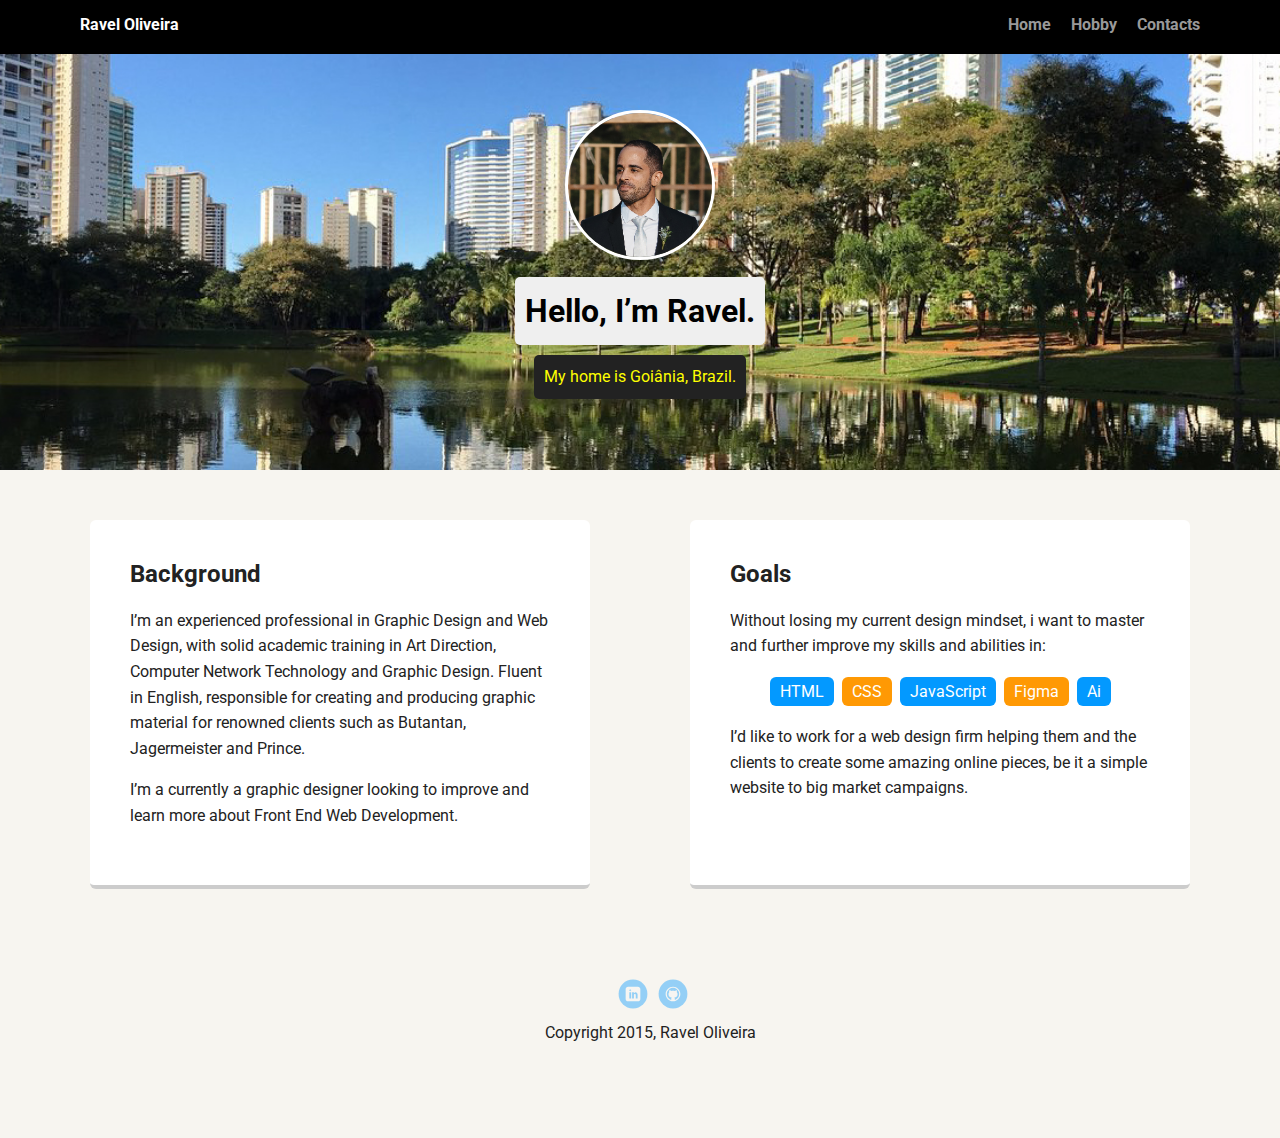
<file: index.html>
<!doctype html>
<html lang="en">
<head>
  <meta charset="utf-8">
  <title>Ravel Oliveira's Profile</title>
  <meta name="viewport" content="width=device-width, initial-scale=1.0">
  <link rel="stylesheet" href="styles.css">
  <link href="https://fonts.googleapis.com/css?family=Muli%7CRoboto:400,300,500,700,900" rel="stylesheet"></head>
  <body>

    <nav class="main-nav">
        <ul class="nav">
          <li class="name">Ravel Oliveira</li>
          <li><a href="index.html">Home</a></li>
          <li><a href="hobby.html">Hobby</a></li>
          <li><a href="contacts.html">Contacts</a></li>
        </ul>
    </nav>

    <header>
      <img src="images/me.jpg" alt="A profile image of Ravel Oliveira" class="profile-image">
      <h1 class="tag name">Hello, I’m Ravel.</h1>
      <p class="tag location">My home is Goiânia, Brazil.</p>
    </header>

    <main class="flex">
      <article class="card">
        <h2>Background</h2>
        <p>I’m an experienced professional in Graphic Design and Web Design, with solid academic training in Art Direction, Computer Network Technology and Graphic Design. 
          Fluent in English, responsible for creating and producing graphic material for renowned clients such as Butantan, Jagermeister and Prince.</p>
        <p>I’m a currently a graphic designer looking to improve and learn more about Front End Web Development.</p>
      </article> 

      <article class="card">
        <h2>Goals</h2>
        <p>Without losing my current design mindset, i want to master and further improve my skills and abilities in:</p>
        <ul class="skills">
          <li>HTML</li>
          <li>CSS</li>
          <li>JavaScript</li>
          <li>Figma</li>
          <li>Ai</li>
        </ul>
        <p>I’d like to work for a web design firm helping them and the clients to create some amazing online pieces, be it a simple website to big market campaigns.</p>
      </article> 

    </main>
    <footer>
      <ul>
        <li><a href="https://www.linkedin.com/in/ravelbotelho/" target="_blank" class="social linkedin">LinkedIn</a></li>
        <li><a href="https://github.com/Ravel-Oliveira" target="_blank" class="social github">Github</a></li>
      </ul>
      <p class="copyright">Copyright 2015, Ravel Oliveira</p>
    </footer>
  </body>
  </html>
</file>
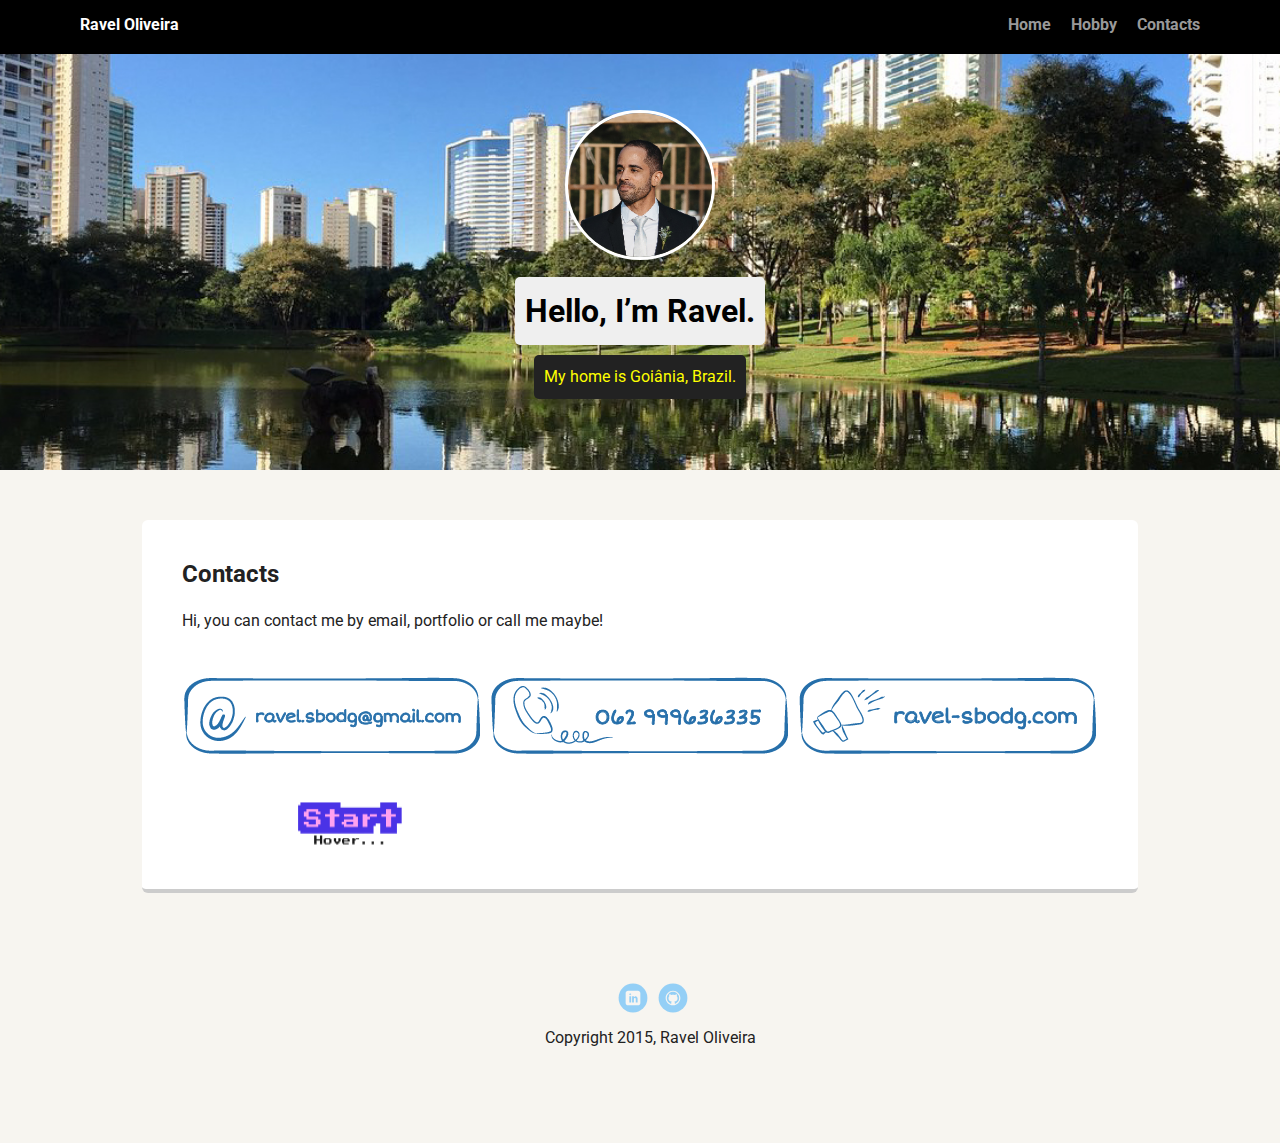
<file: contacts.html>
<!doctype html>
<html lang="en">
<head>
  <meta charset="utf-8">
  <title>Ravel Oliveira's Profile</title>
  <meta name="viewport" content="width=device-width, initial-scale=1.0">
  <link rel="stylesheet" href="styles.css">
  <link href="https://fonts.googleapis.com/css?family=Muli%7CRoboto:400,300,500,700,900" rel="stylesheet"></head>
  <body>

    <nav class="main-nav">
        <ul class="nav">
          <li class="name">Ravel Oliveira</li>
          <li><a href="index.html">Home</a></li>
          <li><a href="hobby.html">Hobby</a></li>
          <li><a href="contacts.html">Contacts</a></li>
        </ul>
    </nav>

    <header>
      <img src="images/me.jpg" alt="A profile image of Ravel Oliveira" class="profile-image">
      <h1 class="tag name">Hello, I’m Ravel.</h1>
      <p class="tag location">My home is Goiânia, Brazil.</p>
    </header>

    <main class="flex">
      <article class="card-contact">
        <h2>Contacts</h2>
        <p>Hi, you can contact me by email, portfolio or call me maybe!</p>
        <div class="container-icons">
            <img src="images/contacts/contact-01.png" alt="image of a email contact">
            <img src="images/contacts/contact-02.png" alt="image of a phone number contact">
            <img src="images/contacts/contact-03.png" alt="image of a website contact">
        </div>
        <div class="container-icons-vik">
            <img src="images/contacts/start-01.png" alt="image of a start icon" class="start-icon">
            <img src="images/contacts/vik-01.png" alt="image of a viking cartoon moving" class="vik-icon">
            <img src="images/contacts/vik-02.png" alt="image of a viking cartoon moving" class="vik-icon">
            <img src="images/contacts/vik-03.png" alt="image of a viking cartoon moving" class="vik-icon">
            <img src="images/contacts/vik-04.png" alt="image of a viking cartoon moving" class="vik-icon">
            <img src="images/contacts/vik-05.png" alt="image of a viking cartoon moving" class="vik-icon">
            <img src="images/contacts/vik-06.png" alt="image of a viking cartoon moving" class="vik-icon">
            <img src="images/contacts/vik-07.png" alt="image of a viking cartoon moving" class="vik-icon">
            <img src="images/contacts/vik-08.png" alt="image of a viking cartoon moving" class="vik-icon" id="vik-last">
            <a href="https://steamcommunity.com/profiles/76561198033320644/nKc" target="_blank" class="steam-contact">
                <img src="images/contacts/steam-04.png" alt="stylized text for steam contact">
            </a>
        </div>
      </article> 

    </main>
    <footer>
      <ul>
        <li><a href="https://www.linkedin.com/in/ravelbotelho/" target="_blank" class="social linkedin">LinkedIn</a></li>
        <li><a href="https://github.com/Ravel-Oliveira" target="_blank" class="social github">Github</a></li>
      </ul>
      <p class="copyright">Copyright 2015, Ravel Oliveira</p>
    </footer>
  </body>
  </html>
</file>
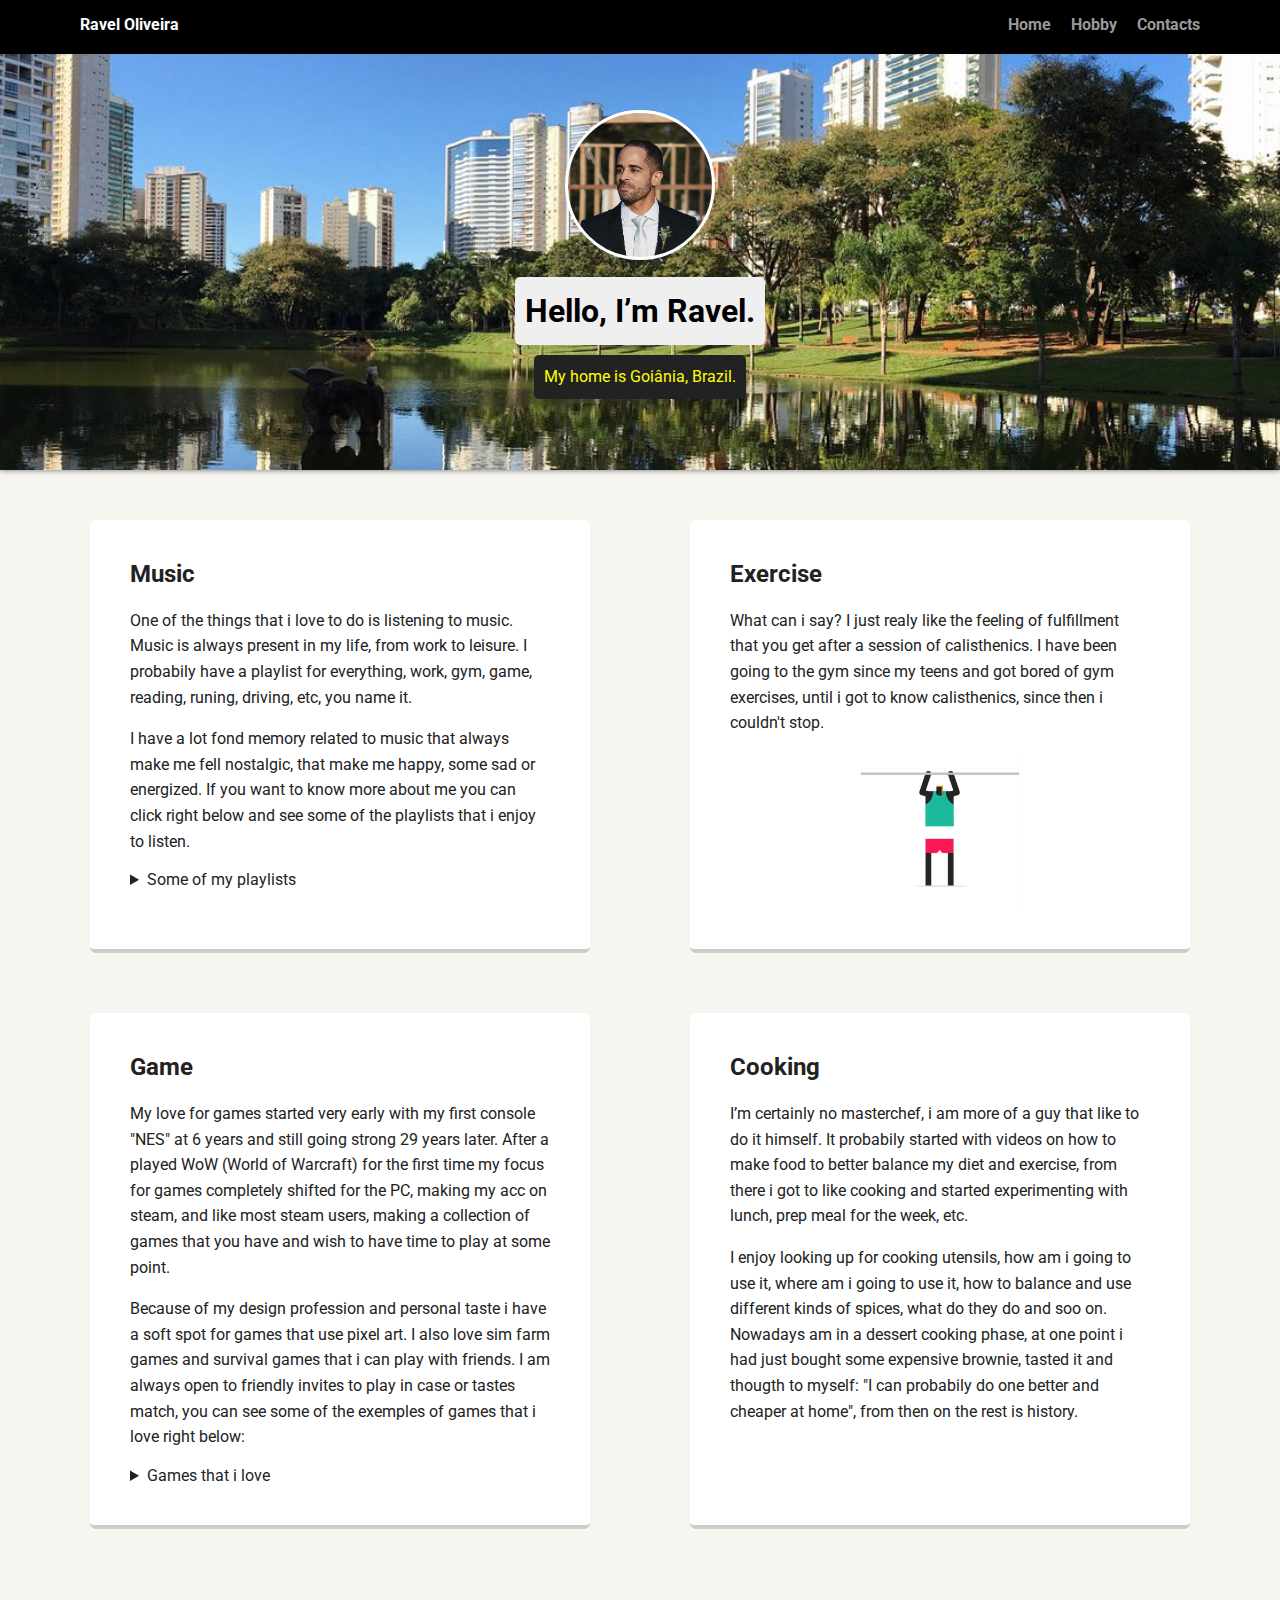
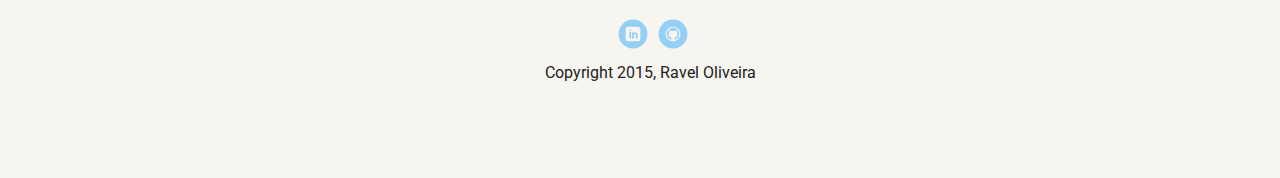
<file: hobby.html>
<!doctype html>
<html lang="en">
<head>
  <meta charset="utf-8">
  <title>Jane Smith's Profile</title>
  <meta name="viewport" content="width=device-width, initial-scale=1.0">
  <link rel="stylesheet" href="styles.css">
  <link href="https://fonts.googleapis.com/css?family=Muli%7CRoboto:400,300,500,700,900" rel="stylesheet"></head>
  <body>

    <nav class="main-nav">
        <ul class="nav">
          <li class="name">Ravel Oliveira</li>
          <li><a href="index.html">Home</a></li>
          <li><a href="hobby.html">Hobby</a></li>
          <li><a href="contacts.html">Contacts</a></li>
        </ul>
    </nav>

    <header class="header-hobby">
      <div class="profile-image-hobby"></div>
      <h1 class="tag name">Hello, I’m Ravel.</h1>
      <p class="tag location-hobby">My home is Goiânia, Brazil.</p>
      <p class="tag location-hobby-hidden">...and here are some new things about me.</p>
    </header>

    <main class="flex">
      <article class="card">
        <h2>Music</h2>
        <p>One of the things that i love to do is listening to music. Music is always present in my life, from work to leisure. I probabily have a playlist for everything, work, gym,
          game, reading, runing, driving, etc, you name it.</p>
        <p>I have a lot fond memory related to music that always make me fell nostalgic, that make me happy, some sad or energized.
          If you want to know more about me you can click right below and see some of the playlists that i enjoy to listen.</p>
        <details>
          <summary>Some of my playlists</summary>
          <ul class="skills">
            <li><a href="https://open.spotify.com/playlist/3cSvX78TavqDjomZfjx3IB?si=6a1148813a7f4aad" target="_blank" class="spotify">In the fellings</a></li>
            <li><a href="https://open.spotify.com/playlist/1ZFjO83PBUACmbsMoOgrjr?si=19f9db9ed9624ee6" target="_blank" class="spotify">Gym</a></li>
            <li><a href="https://open.spotify.com/playlist/2MxAi2cMSXp1fMpvlIYvco?si=8a5445d465694296" target="_blank" class="spotify">To run</a></li>
            <li><a href="https://open.spotify.com/playlist/4cgj9PaBcvdQdEXjuKL148?si=870a77639664464b" target="_blank" class="spotify">Good old times</a></li>
            <li><a href="https://open.spotify.com/album/4NNdLCqeVIW05mdQiG2zua?si=wumKNR65RPKrNYhNAQKiAw" target="_blank" class="spotify">Some Prydz</a></li>
            <li><a href="https://open.spotify.com/playlist/6MpmPVSSijIvSQVZZ5KXPE?si=639ab8f4094c491c" target="_blank" class="spotify">EDM</a></li>
          </ul>
        </details>
      </article> 

      <article class="card">
        <h2>Exercise</h2>
        <p>What can i say? I just realy like the feeling of fulfillment that you get after a session of calisthenics. I have been going to the gym since my teens 
          and got bored of gym exercises, until i got to know calisthenics, since then i couldn't stop.</p>
        <div class="container-img">
          <img src="images/Pull_up.gif" alt="funny animation of a man doing pull up exercise" class="pull-up-image">
        </div>
      </article> 

      <article class="card">
        <h2>Game</h2>
        <p>My love for games started very early with my first console "NES" at 6 years and still going strong 29 years later. After a played WoW (World of Warcraft) for the first 
          time my focus for games completely shifted for the PC, making my acc on steam, and like most steam users, making a collection of games that you have and wish to have 
          time to play at some point.</p>
        <p>Because of my design profession and personal taste i have a soft spot for games that use pixel art. I also love sim farm games and survival games that i can play with friends.
          I am always open to friendly invites to play in case or tastes match, you can see some of the exemples of games that i love right below:
        </p>
        <details>
          <summary>Games that i love</summary>
          <div class="container-icons">
            <a href="https://www.youtube.com/watch?v=liQLtCLq3tc" target="_blank"><img src="images/game/valheim.png" title="Valheim" alt="valheim game icon" class="game-icons"></a>
            <a href="https://www.youtube.com/watch?v=TptJHeWngJs" target="_blank"><img src="images/game/bastion.png" title="Bastion" alt="bastion game icon" class="game-icons"></a>
            <a href="https://www.youtube.com/watch?v=Bz8l935Bv0Y" target="_blank"><img src="images/game/hades.png" title="Hades" alt="hades game icon" class="game-icons"></a>
            <a href="https://www.youtube.com/watch?v=Qwgq_9EOCTg" target="_blank"><img src="images/game/risk.png" title="Risk of Rain 2" alt="risk of rain 2 game icon" class="game-icons"></a>
            <a href="https://www.youtube.com/watch?v=FTZ5csdOdac" target="_blank"><img src="images/game/sandrock.png" title="My time at Sandrock" alt="my time at sandrock game icon" class="game-icons"></a>
            <a href="https://www.youtube.com/watch?v=ot7uXNQskhs" target="_blank"><img src="images/game/stardew.png" title="Stardew Valley" alt="stardew valley game icon" class="game-icons"></a>
            <a href="https://www.youtube.com/watch?v=w7uOhFTrrq0" target="_blank"><img src="images/game/terraria.png" title="Terraria" alt="terraria game icon" class="game-icons"></a>
            <a href="https://www.youtube.com/watch?v=aB_2ZRn9F_k" target="_blank"><img src="images/game/vrising.png" title="V Rising" alt="v rising game icon" class="game-icons"></a>
            <a href="https://www.youtube.com/watch?v=Wq4Y7ztznKc" target="_blank"><img src="images/game/wow.png" title="World of Warcraft" alt="wow game icon" class="game-icons"></a>
          </div>
        </details>
      </article> 

      <article class="card">
        <h2>Cooking</h2>
        <p>I’m certainly no masterchef, i am more of a guy that like to do it himself. It probabily started with videos on how to make food to better balance my diet and exercise, from
          there i got to like cooking and started experimenting with lunch, prep meal for the week, etc.
        </p>
        <p>I enjoy looking up for cooking utensils, how am i going to use it, where am i going to use it, how to balance and use different kinds of spices, what do they do and soo on.
          Nowadays am in a dessert cooking phase, at one point i had just bought some expensive brownie, tasted it and thougth to myself: "I can probabily do one better and cheaper at home", 
          from then on the rest is history.</p>
      </article> 

    </main>
    <footer>
      <ul>
        <li><a href="https://www.linkedin.com/in/ravelbotelho/" target="_blank" class="social linkedin">LinkedIn</a></li>
        <li><a href="https://github.com/Ravel-Oliveira" target="_blank" class="social github">Github</a></li>
      </ul>
      <p class="copyright">Copyright 2015, Ravel Oliveira</p>
    </footer>
  </body>
  </html>
</file>
<file: styles.css>
/* Global Layout Set-up */
* { 
  box-sizing: border-box;
}
  
body {
  margin: 0;
  padding: 0;
  text-align: center;
  font-family: 'Roboto', sans-serif;
  color: #222;
  background: #f7f5f0;
}
/* Link Styles */

a {
  text-decoration: none;
  color: #999;
}
a:hover {
  color: #6633ff;
}

/* Section Styles */

.main-nav {
  width: 100%;
  background: black;
  min-height: 30px;
  padding: 10px;
  position: fixed;
  text-align: center;
}
.nav {
  display: flex;
  justify-content: space-around;
  font-weight: 700;
  list-style-type: none;
  margin: 0 auto;
  padding: 0;
}

.nav .name {
    display: block;
    margin-right: auto;
    color: white;
}
.nav li {
  padding: 5px 10px 10px 10px;
}
.nav a {
  transition: all .5s;
}
.nav a:hover {
  color: white
}

header {
  text-align: center;
  background: url('images/goiânia.jpg') no-repeat top center ;
  background-size: cover;
  overflow: hidden;
  padding-top: 60px;
  transition: all .5s;
}
header {
  line-height: 1.5;
}
header .profile-image {
  margin-top: 50px;
  width: 150px;
  height: 150px;
  border-radius: 50%;
  border: 3px solid white;
  transition: all .5s;
}
header .profile-image:hover {
  transform: scale(1.2) rotate(5deg);
}
.tag {
  background-color: #efefef;
  color: black;
  padding: 10px;
  border-radius: 5px;
  display: table;
  margin: 10px auto;
} 
.location {
  background-color: #222;
  color: yellow;
}
.card {
  margin: 30px;
  padding: 20px 40px 40px;
  max-width: 500px;
  text-align: left;
  background: #fff;
  border-bottom: 4px solid #ccc;
  border-radius: 6px;
  transition: all .5s;
}
.card:hover {
  border-color: #ff99ff;
}

ul.skills {
  padding: 0;
  text-align: center;
}

.skills li {
  border-radius: 6px;
  display: inline-block;
  background: #ff9904;
  color: white;
  padding: 5px 10px;
  margin: 2px;
}

.skills li:nth-child(odd) {
  background: #0399ff;
}

footer {
  width: 100%;
  min-height: 30px;
  padding: 20px 0 40px 20px;
}

footer .copyright {
  top: -8px;
  font-size: .75em;
}

footer ul {
  list-style-type: none;
  margin: 0;
  padding: 0;
}

footer ul li {
  display: inline-block;
}

a.social {
  display: inline-block;
  text-indent: -9999px;
  margin-left: 5px;
  width: 30px;
  height: 30px;
  background-size: 30px 30px;
  opacity: .4;
  transition: all .5s;
}
a.twitter {
  background-image: url(images/twitter.svg);
}
a.linkedin {
  background-image: url(images/linkedin.svg);
}
a.github {
  background-image: url(images/github.svg);
}
a.social:hover {
  opacity: 1;
}
.clearfix {
  clear: both;
}

/* Styles for larger screens */
@media screen and (min-width: 720px) {
  
  .flex {
      display: -ms-flexbox;      /* TWEENER - IE 10 */
      display: flex; 
      max-width: 1200px;
      -ms-flex-pack: distribute;
      justify-content: space-around;
      margin: 0 auto;
      flex-wrap: wrap;
  }

  header {
    min-height: 470px;
  }

  .nav {
    max-width: 1200px;
    padding: 0 30px;
  }


  main {
    padding-top: 20px;
  }

  main p {
    line-height: 1.6em;
  }

  footer {
    font-size: 1.3em;
    max-width: 1200px;
    margin: 40px auto;
  }

}





/* hobby.html styles */

header .profile-image-hobby {
  display: inline-block;
  background-image: url(images/me.jpg);
  background-size: cover;
  margin-top: 50px;
  width: 150px;
  height: 150px;
  border-radius: 50%;
  border: 3px solid white;
  transition: all .5s;
}
header .profile-image-hobby:hover {
  transform: scale(1.2) rotate(5deg);
  background: url(images/me-hobby.jpg);
  background-size: cover;
}

header:has(.profile-image-hobby:hover) {
  background: url(images/concert.jpg);
  background-size: cover;
}

.profile-image-hobby:hover .location-hobby-hidden {
  visibility: visible;
}

.location-hobby-hidden {
  background-color: #222;
  color: yellow;
  position: inherit;
  opacity: 0;
  z-index: 10;
  transition: all .5s;
}

.location-hobby {
  background-color: #222;
  color: yellow;
  opacity: 1;
  transition: all .5s;
}

.profile-image-hobby:hover ~ .location-hobby {
  opacity: 0;
}

.profile-image-hobby:hover ~ .location-hobby-hidden {
  background-color: #682483;
  color: rgb(255, 238, 0);
  opacity: 1;
}

details > summary {
  cursor: pointer;
}

.spotify {
  text-decoration: none;
  color: white;
  transition: all .5s;
}

.spotify:hover {
  color: #ccc;
}

.container-img {
  display: flex;
  justify-content: center;
}

.pull-up-image {
  width: 50%;
  height: 30%;
}

.game-icons {
  width: 48px;
  height: 48px;
}

.container-icons {
  display: flex;
  justify-content: center;
  padding-top: 16px;
  gap: 8px;
  flex-wrap: wrap;
}

.header-hobby {
  box-shadow: 0 0 6px 0 #727171;
}

/* contacts.html style */

.card-contact {
  margin: 30px;
  padding: 20px 40px 40px;
  max-width: 1000px;
  text-align: left;
  background: #fff;
  border-bottom: 4px solid #ccc;
  border-radius: 6px;
  transition: all .5s;
}

.container-icons-vik {
  display: flex;
  justify-content: center;
  padding-top: 32px;
  gap: 8px;
  flex-wrap: wrap;
}

.vik-icon {
  width: 48px;
  height: 48px;
  opacity: 0;
  transition: all .2s;
}

.start-icon:hover + .vik-icon {
  opacity: 1;
}

.vik-icon:hover + img {
  opacity: 1;
}

.steam-contact {
  opacity: 0;
  transition: all .2s;
}

#vik-last:hover + .steam-contact {
  opacity: 1;
}

.steam-contact:hover {
  opacity: 1;
}
</file>
